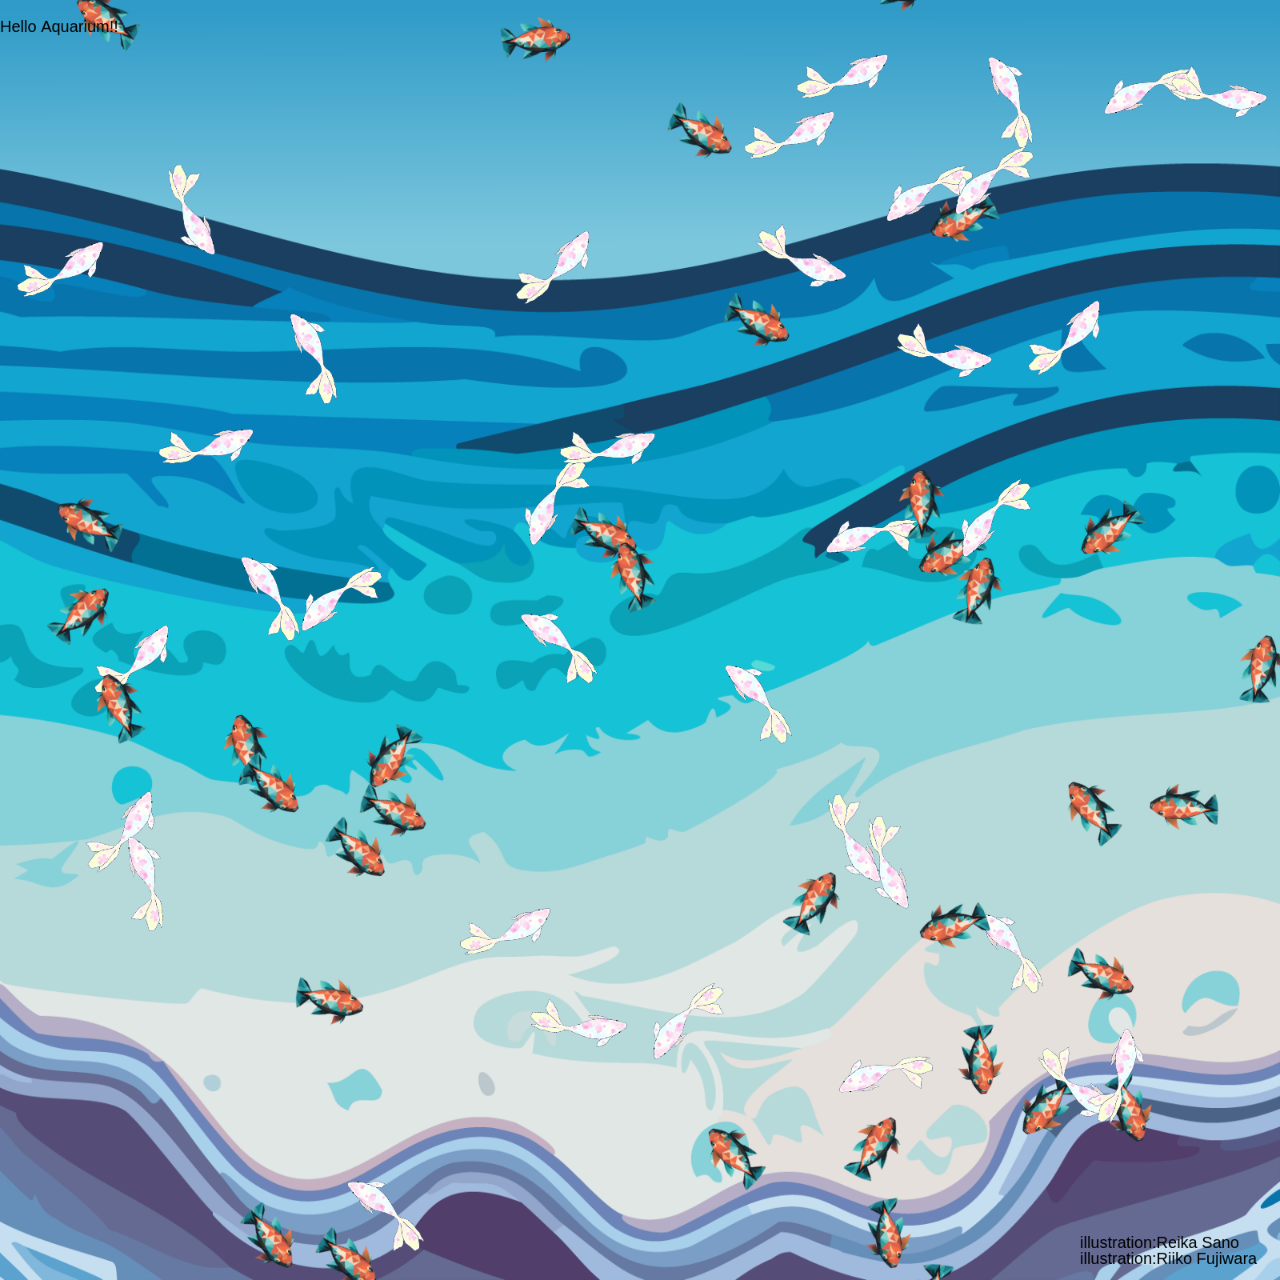
<file: docs/index.html>
<!doctype html>
<html lang="en">
  <head>
    <meta charset="utf-8">
    <meta name="viewport" content="width=device-width, initial-scale=1.0">
    <link rel="stylesheet" href="Src/main.css">
      <title>Aquarium</title>
  </head>
  <body>
    <canvas id = "canvas" width=1600px height=1600px>
      Hello Aquarium !!
    </canvas>
    <script src="Src/main.js"></script>
  </body>
</html>
</file>
<file: docs/Src/main.css>
html, body {
    margin: 0;
    padding: 0;
    background-color:gray; 
  }
  
  canvas {
    display: block;
    width: 100%;
    height: 100%;
    margin: auto;
    padding: auto;
  }
</file>
